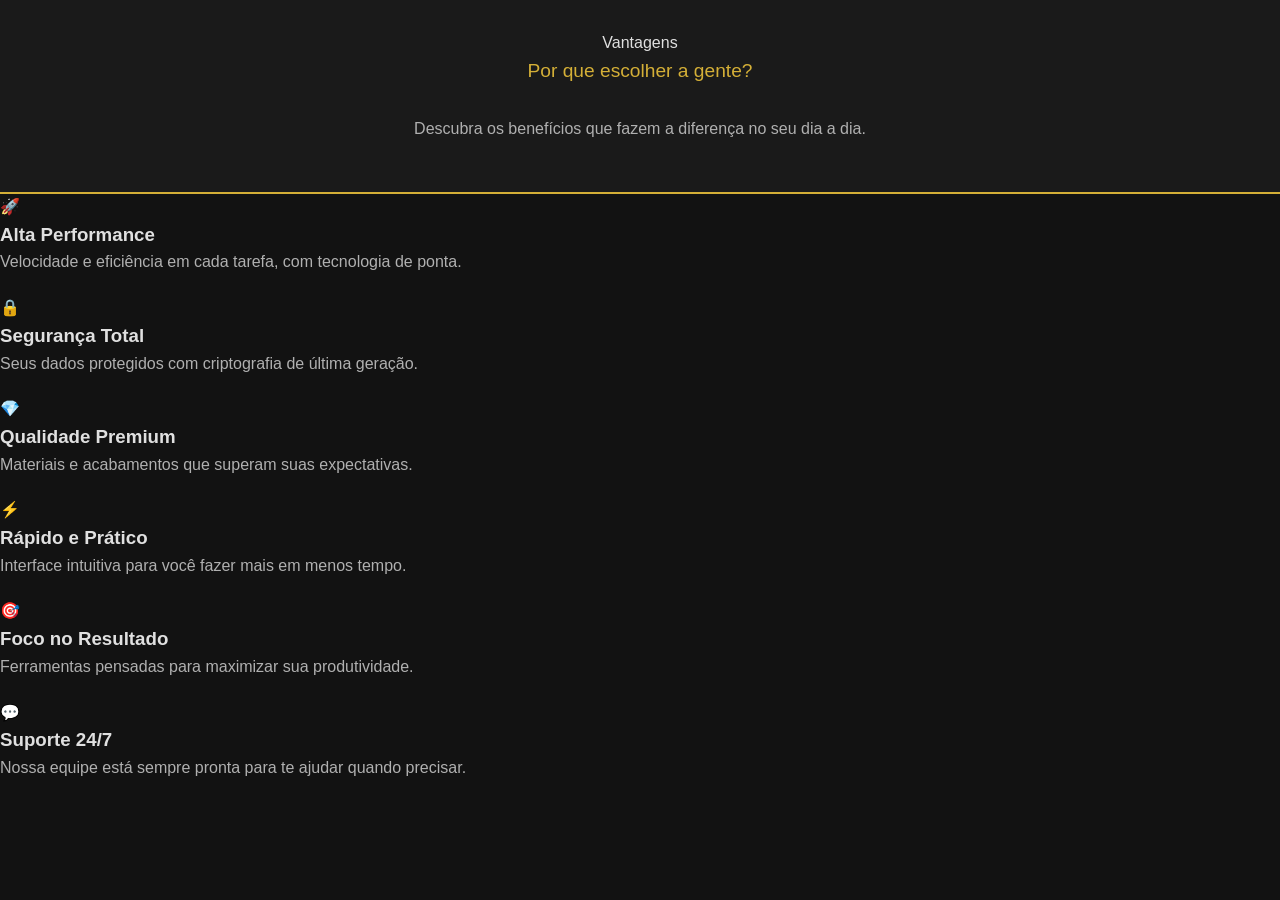
<file: beneficios.index.html>
<!DOCTYPE html>
<html lang="pt-BR">
<head>
  <meta charset="UTF-8">
  <meta name="viewport" content="width=device-width, initial-scale=1.0">
  <title>Nossos Benefícios</title>
  <link rel="stylesheet" href="style.css">
</head>
<body>

  <section class="beneficios">
    <div class="container">
      <header class="beneficios__header">
        <span class="beneficios__tag">Vantagens</span>
        <h2 class="beneficios__titulo">Por que escolher a gente?</h2>
        <p class="beneficios__subtitulo">
          Descubra os benefícios que fazem a diferença no seu dia a dia.
        </p>
      </header>

      <div class="beneficios__grid">

        <article class="card">
          <div class="card__icone">🚀</div>
          <h3 class="card__titulo">Alta Performance</h3>
          <p class="card__texto">
            Velocidade e eficiência em cada tarefa, com tecnologia de ponta.
          </p>
        </article>

        <article class="card">
          <div class="card__icone">🔒</div>
          <h3 class="card__titulo">Segurança Total</h3>
          <p class="card__texto">
            Seus dados protegidos com criptografia de última geração.
          </p>
        </article>

        <article class="card">
          <div class="card__icone">💎</div>
          <h3 class="card__titulo">Qualidade Premium</h3>
          <p class="card__texto">
            Materiais e acabamentos que superam suas expectativas.
          </p>
        </article>

        <article class="card">
          <div class="card__icone">⚡</div>
          <h3 class="card__titulo">Rápido e Prático</h3>
          <p class="card__texto">
            Interface intuitiva para você fazer mais em menos tempo.
          </p>
        </article>

        <article class="card">
          <div class="card__icone">🎯</div>
          <h3 class="card__titulo">Foco no Resultado</h3>
          <p class="card__texto">
            Ferramentas pensadas para maximizar sua produtividade.
          </p>
        </article>

        <article class="card">
          <div class="card__icone">💬</div>
          <h3 class="card__titulo">Suporte 24/7</h3>
          <p class="card__texto">
            Nossa equipe está sempre pronta para te ajudar quando precisar.
          </p>
        </article>

      </div>
    </div>
  </section>

</body>
</html>
</file>
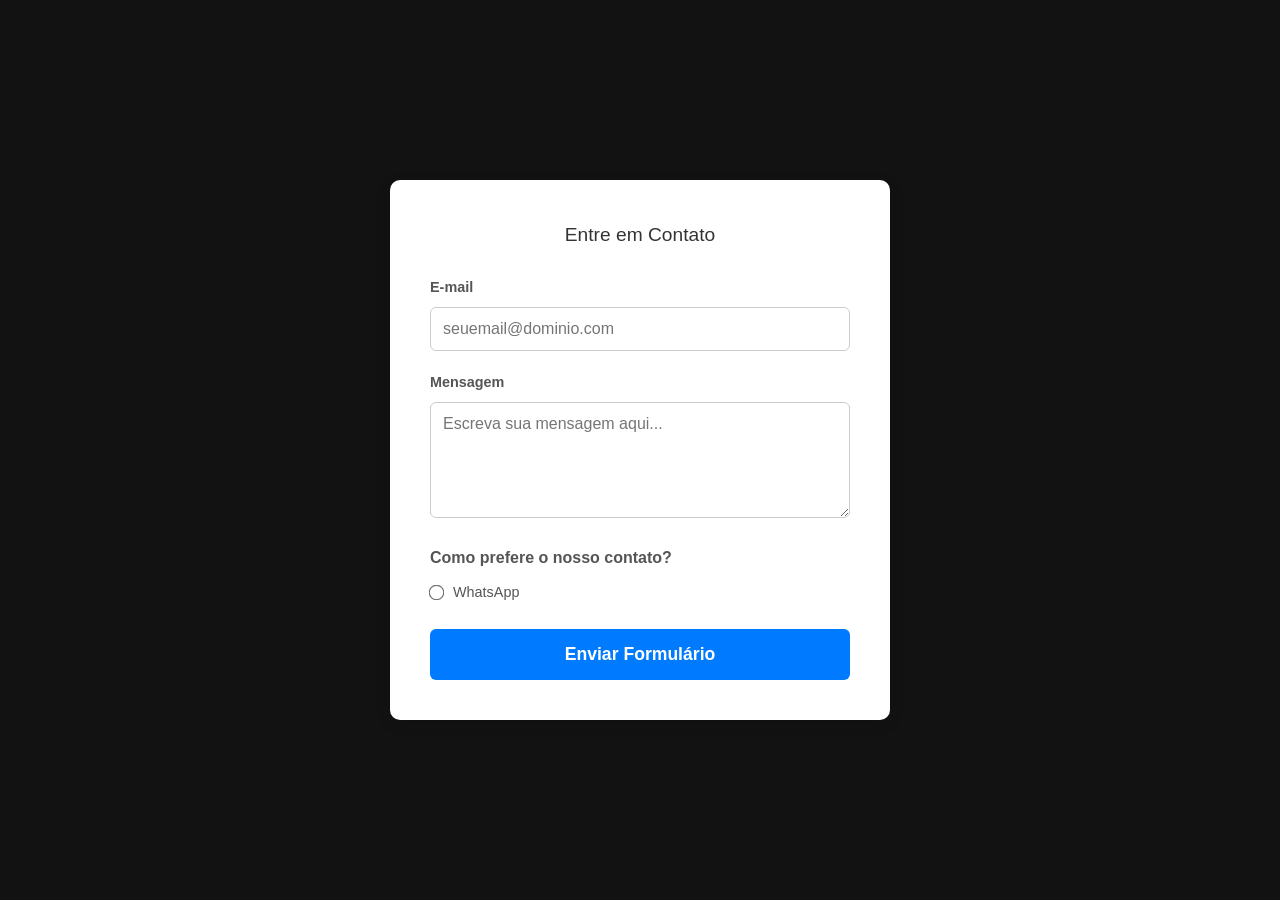
<file: contato.html>
<!DOCTYPE html>
<html lang="pt-br">
<head>
    <meta charset="UTF-8">
    <meta name="viewport" content="width=device-width, initial-scale=1.0">
    <title>Contato</title>
    <style>
        /* Reset básico para remover margens padrão */
        * {
            box-sizing: border-box;
            margin: 0;
            padding: 0;
            font-family: 'Segoe UI', Tahoma, Geneva, Verdana, sans-serif;
        }

        /* Centraliza tudo na tela */
        body {
            background-color: #f0f2f5; /* Cor de fundo cinza claro */
            display: flex;
            justify-content: center; /* Centraliza horizontalmente */
            align-items: center;     /* Centraliza verticalmente */
            min-height: 100vh;       /* Altura total da tela */
            padding: 20px;
        }

        /* O Cartão branco onde fica o formulário */
        .container-contato {
            background-color: #ffffff;
            width: 100%;
            max-width: 500px; /* Largura máxima para não esticar demais */
            padding: 40px;
            border-radius: 10px;
            box-shadow: 0 4px 15px rgba(0, 0, 0, 0.1); /* Sombra suave */
        }

        /* Título (opcional, mas ajuda no layout) */
        .container-contato h2 {
            text-align: center;
            margin-bottom: 25px;
            color: #333;
        }

        /* Estilo dos Labels (Etiquetas) */
        label {
            display: block;
            margin-bottom: 8px;
            font-weight: 600;
            color: #555;
            font-size: 0.9rem;
        }

        /* Estilo dos Campos de Texto */
        input[type="email"],
        textarea {
            width: 100%;
            padding: 12px;
            border: 1px solid #ccc;
            border-radius: 6px;
            margin-bottom: 20px; /* Espaço entre os campos */
            font-size: 1rem;
            transition: border-color 0.3s;
        }

        /* Efeito quando clica no campo */
        input[type="email"]:focus,
        textarea:focus {
            border-color: #007bff;
            outline: none;
        }

        /* Área do Radio (WhatsApp) */
        .radio-group {
            display: flex;
            align-items: center;
            margin-bottom: 25px;
        }

        .radio-group input[type="radio"] {
            margin-right: 10px;
            transform: scale(1.2); /* Deixa o radio um pouco maior */
        }

        .radio-group label {
            margin-bottom: 0;
            font-weight: normal;
            cursor: pointer;
        }

        /* Pergunta do Radio */
        .pergunta-contato {
            font-weight: 600;
            color: #555;
            margin-bottom: 10px;
            display: block;
        }

        /* Botão de Enviar */
        button {
            width: 100%;
            padding: 15px;
            background-color: #007bff; /* Azul */
            color: white;
            border: none;
            border-radius: 6px;
            font-size: 1.1rem;
            font-weight: bold;
            cursor: pointer;
            transition: background-color 0.3s;
        }

        button:hover {
            background-color: #0056b3; /* Azul mais escuro ao passar o mouse */
        }
    </style>
</head>
<body>

    <div class="container-contato">
        <h2>Entre em Contato</h2>
        
        <form action="#" method="POST">
            <!-- Campo Email -->
            <label for="email">E-mail</label>
            <input type="email" id="email" name="email" placeholder="seuemail@dominio.com" required>

            <!-- Campo Mensagem -->
            <label for="mensagem">Mensagem</label>
            <textarea id="mensagem" name="mensagem" rows="5" placeholder="Escreva sua mensagem aqui..." required></textarea>

            <!-- Opção WhatsApp -->
            <span class="pergunta-contato">Como prefere o nosso contato?</span>
            <div class="radio-group">
                <input type="radio" id="whatsapp" name="tipo_contato" value="whatsapp">
                <label for="whatsapp">WhatsApp</label>
            </div>

            <!-- Botão -->
            <button type="submit">Enviar Formulário</button>
        </form>
    </div>

</body>
</html>

<head>
    <meta charset="UTF-8">
    <meta name="viewport" content="width=device-width, initial-scale=1.0">
    <title>Contato - Minha Loja</title>
    
    <!-- LINHA QUE CONECTA O CSS -->
    <link rel="stylesheet" href="style.css">
</head>
</file>
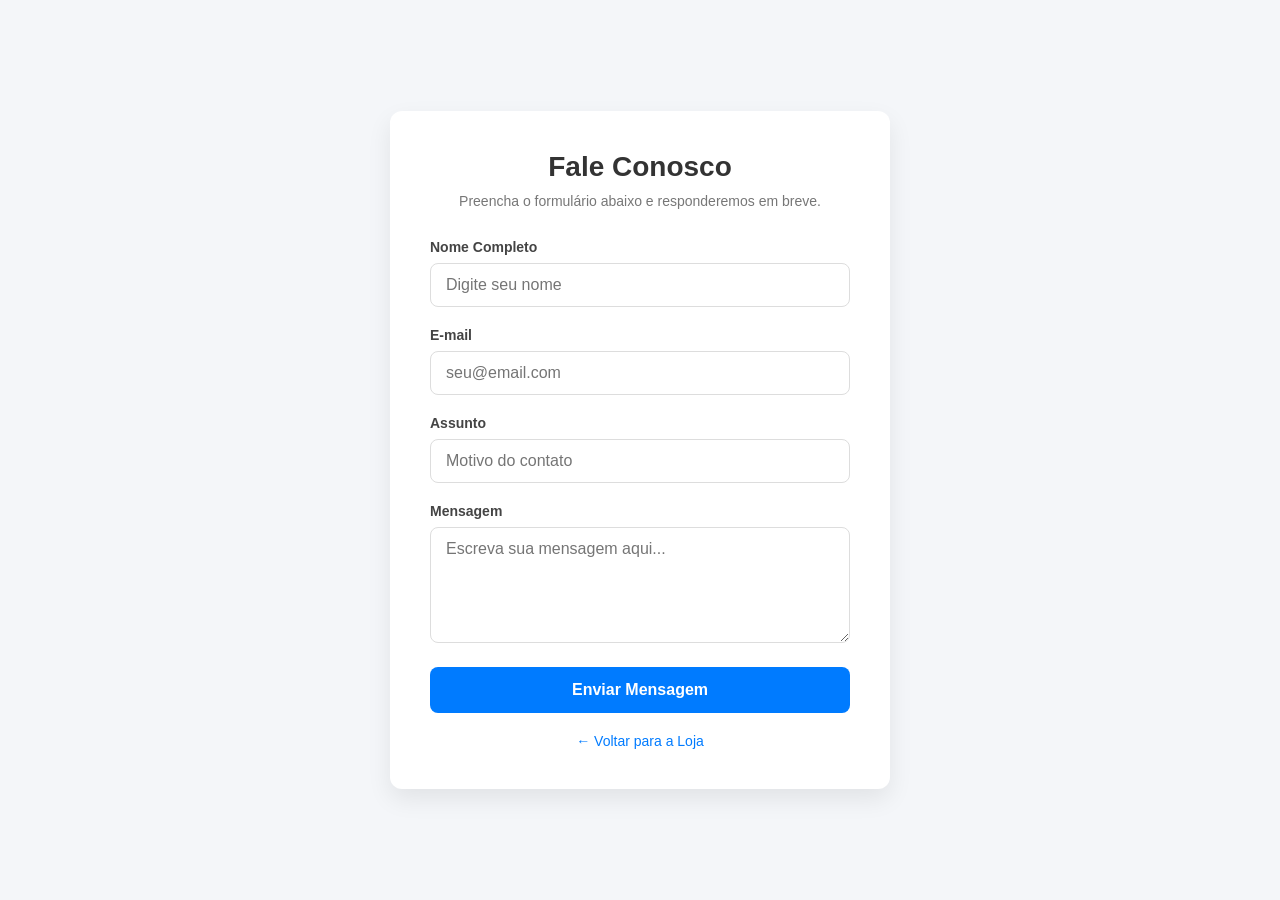
<file: produtosindex.html>
<!DOCTYPE html>
<html lang="pt-br">
<head>
    <meta charset="UTF-8">
    <meta name="viewport" content="width=device-width, initial-scale=1.0">
    <title>Contato - Minha Loja</title>
    <style>
        /* Reset básico para limpar estilos do navegador */
        * {
            margin: 0;
            padding: 0;
            box-sizing: border-box;
            font-family: 'Segoe UI', Tahoma, Geneva, Verdana, sans-serif;
        }

        /* Fundo da página */
        body {
            background-color: #f4f6f9; /* Cinza bem claro, estilo e-commerce */
            display: flex;
            justify-content: center;
            align-items: center;
            min-height: 100vh;
            padding: 20px;
        }

        /* O Cartão onde fica o formulário */
        .container-contato {
            background-color: #ffffff;
            width: 100%;
            max-width: 500px;
            padding: 40px;
            border-radius: 12px;
            box-shadow: 0 10px 25px rgba(0,0,0,0.08); /* Sombra suave */
        }

        /* Título */
        .container-contato h2 {
            color: #333;
            margin-bottom: 10px;
            text-align: center;
            font-size: 28px;
        }

        .container-contato p.subtitulo {
            color: #777;
            text-align: center;
            margin-bottom: 30px;
            font-size: 14px;
        }

        /* Estilização dos campos */
        .grupo-input {
            margin-bottom: 20px;
        }

        .grupo-input label {
            display: block;
            margin-bottom: 8px;
            color: #444;
            font-weight: 600;
            font-size: 14px;
        }

        .grupo-input input, 
        .grupo-input textarea {
            width: 100%;
            padding: 12px 15px;
            border: 1px solid #ddd;
            border-radius: 8px;
            font-size: 16px;
            outline: none;
            transition: border-color 0.3s, box-shadow 0.3s;
        }

        /* Efeito quando clica no campo */
        .grupo-input input:focus, 
        .grupo-input textarea:focus {
            border-color: #007bff; /* Azul padrão de lojas */
            box-shadow: 0 0 0 3px rgba(0, 123, 255, 0.1);
        }

        /* Estilização do Botão */
        .btn-enviar {
            width: 100%;
            padding: 14px;
            background-color: #007bff;
            color: white;
            border: none;
            border-radius: 8px;
            font-size: 16px;
            font-weight: bold;
            cursor: pointer;
            transition: background-color 0.3s;
        }

        .btn-enviar:hover {
            background-color: #0056b3; /* Azul mais escuro ao passar o mouse */
        }

        /* Link de voltar */
        .link-voltar {
            display: block;
            text-align: center;
            margin-top: 20px;
            color: #007bff;
            text-decoration: none;
            font-size: 14px;
        }

        .link-voltar:hover {
            text-decoration: underline;
        }
    </style>
</head>
<body>

    <div class="container-contato">
        <h2>Fale Conosco</h2>
        <p class="subtitulo">Preencha o formulário abaixo e responderemos em breve.</p>

        <form action="#" method="POST">
            <div class="grupo-input">
                <label for="nome">Nome Completo</label>
                <input type="text" id="nome" name="nome" placeholder="Digite seu nome" required>
            </div>

            <div class="grupo-input">
                <label for="email">E-mail</label>
                <input type="email" id="email" name="email" placeholder="seu@email.com" required>
            </div>

            <div class="grupo-input">
                <label for="assunto">Assunto</label>
                <input type="text" id="assunto" name="assunto" placeholder="Motivo do contato">
            </div>

            <div class="grupo-input">
                <label for="mensagem">Mensagem</label>
                <textarea id="mensagem" name="mensagem" rows="5" placeholder="Escreva sua mensagem aqui..." required></textarea>
            </div>

            <button type="submit" class="btn-enviar">Enviar Mensagem</button>
        </form>

        <a href="index.html" class="link-voltar">← Voltar para a Loja</a>
    </div>

</body>
</html>
</file>
<file: style.css>
/* Reset básico */
* {
    margin: 0;
    padding: 0;
    box-sizing: border-box;
    font-family: 'Segoe UI', Tahoma, Geneva, Verdana, sans-serif;
}

body {
    background-color: #121212; /* Fundo bem escuro */
    color: #e0e0e0; /* Texto claro para contrastar */
    line-height: 1.6;
    display: flex;
    flex-direction: column;
    min-height: 100vh;
}

/* Cabeçalho */
header {
    background-color: #1a1a1a;
    padding: 30px 0;
    text-align: center; /* Centraliza a logo e o menu */
    border-bottom: 2px solid #d4af37; /* Linha dourada embaixo */
}

header img {
    max-width: 120px;
    margin-bottom: 15px;
}

/* Navegação */
nav ul {
    list-style: none;
    display: flex;
    justify-content: center; /* Centraliza os links */
    gap: 30px;
}

nav a {
    color: #fff;
    text-decoration: none;
    font-weight: bold;
    text-transform: uppercase;
    font-size: 0.9rem;
    letter-spacing: 1px;
    transition: color 0.3s;
}

nav a:hover {
    color: #d4af37; /* Dourado ao passar o mouse */
}

/* Conteúdo Principal */
main {
    max-width: 1100px;
    margin: 0 auto; /* Centraliza o bloco principal na tela */
    padding: 40px 20px;
    text-align: center; /* Centraliza os textos */
    flex-grow: 1;
}

h1 {
    font-size: 2.5rem;
    color: #ffffff;
    margin-bottom: 10px;
}

h2 {
    font-size: 1.2rem;
    color: #d4af37; /* Subtítulo em dourado */
    font-weight: normal;
    margin-bottom: 30px;
}

p {
    margin-bottom: 20px;
    color: #b0b0b0;
}

/* Grid de Produtos (Serviços) */
.servicos-grid {
    display: flex;
    flex-wrap: wrap;
    justify-content: center; /* Centraliza os cards */
    gap: 30px;
    margin-top: 40px;
}

.card-servico {
    background: #1e1e1e; /* Fundo do card levemente mais claro que o body */
    border: 1px solid #333;
    border-radius: 8px;
    overflow: hidden;
    width: 300px; /* Largura fixa para os cards */
    transition: transform 0.3s ease, border-color 0.3s;
    display: flex;
    flex-direction: column;
    text-align: left; /* Texto dentro do card alinhado à esquerda */
}

.card-servico:hover {
    transform: translateY(-5px);
    border-color: #d4af37; /* Borda dourada ao passar o mouse */
}

.card-servico img {
    width: 100%;
    height: 200px;
    object-fit: cover;
    background-color: #333;
}

.card-content {
    padding: 20px;
    display: flex;
    flex-direction: column;
    justify-content: space-between;
    flex-grow: 1;
}

.card-content h3 {
    font-size: 1.3rem;
    margin-bottom: 10px;
    color: #ffffff;
}

.preco {
    font-size: 1.4rem;
    color: #d4af37;
    font-weight: bold;
    margin-top: 15px;
    display: block;
}

/* Rodapé */
footer {
    background-color: #1a1a1a;
    color: #777;
    text-align: center;
    padding: 20px;
    border-top: 1px solid #333;
    font-size: 0.8rem;
}
.mapa{
    padding:  3em 0;
}

.container__titulo { 
font-size: 28px;
font-weight: 700;
 }

.video{ 
    width: 500px;
    margin: 1em auto;
}

.container__titulo { 
font-size: 28px;
font-weight: 700;
 }
 .container__botao {
background-color: var(--botao-azul); 
border-radius: 5px; 
padding: 1em; 
color: var(--branco-principal); 
display: block; 
text-decoration: none;
 }
</file>
